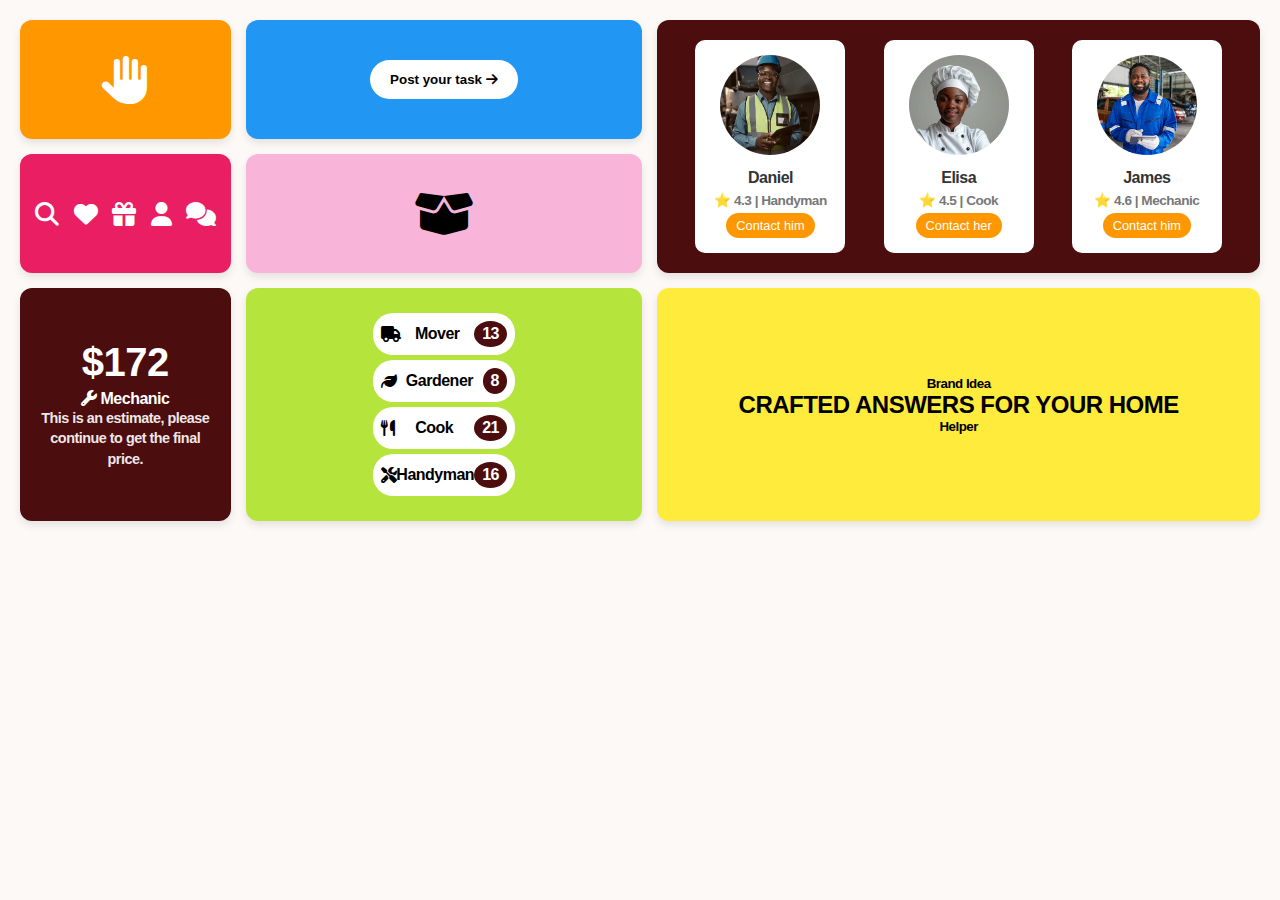
<file: index.html>
<!DOCTYPE html>
<html lang="en">

<head>
    <meta charset="UTF-8">
    <meta name="viewport" content="width=device-width, initial-scale=1.0">
    <title>Grid Test</title>
    <link rel="stylesheet" href="style.css">

    <link rel="stylesheet" href="https://cdnjs.cloudflare.com/ajax/libs/font-awesome/6.4.0/css/all.min.css">

</head>

<body>
    <div class="container">

        <div class="card items1">
            <i class="fa-solid fa-hand"></i>
        </div>

        <div class="card items2">
            <button class="task-btn">Post your task <i class="fa-solid fa-arrow-right"></i></button>
        </div>

      
        <div class="card items3 profiles">
            <div class="profile">
                <img src="Worker3.0.webp"
                    alt="Daniel">
                <h3>Daniel</h3>
                <p>⭐ 4.3 | Handyman</p>
                <button class="contact-btn">Contact him</button>
            </div>
            <div class="profile">
                <img src="femalecook.jpg"
                    alt="Elisa">
                <h3>Elisa</h3>
                <p>⭐ 4.5 | Cook</p>
                <button class="contact-btn">Contact her</button>
            </div>
            <div class="profile">
                <img src="mechanic.jpeg"
                    alt="James">
                <h3>James</h3>
                <p>⭐ 4.6 | Mechanic</p>
                <button class="contact-btn">Contact him</button>
            </div>
        </div>

        <div class="card items4">
            <div class="icon-list">
                <i class="fa-solid fa-magnifying-glass"></i>
                <i class="fa-solid fa-heart"></i>
                <i class="fa-solid fa-gift"></i>
                <i class="fa-solid fa-user"></i>
                <i class="fa-solid fa-comments"></i>
            </div>
        </div>

        <div class="card items5">
            <i class="fa-solid fa-box-open fa-3x"></i>
        </div>


        <div class="card items6">
            <h1>$172</h1>
            <p class="role"><i class="fa-solid fa-wrench"></i> Mechanic</p>
            <small>This is an estimate, please continue to get the final price.</small>
        </div>

        <div class="card items7">
            <ul class="service-list">
                <li><i class="fa-solid fa-truck"></i> Mover <span>13</span></li>
                <li><i class="fa-solid fa-leaf"></i> Gardener <span>8</span></li>
                <li><i class="fa-solid fa-utensils"></i> Cook <span>21</span></li>
                <li><i class="fa-solid fa-screwdriver-wrench"></i> Handyman <span>16</span></li>
            </ul>
        </div>

        <div class="card items8">
            <small>Brand Idea</small>
            <h2>CRAFTED ANSWERS FOR YOUR HOME</h2>
            <small>Helper</small>
        </div>

    </div>
</body>

</html>
</file>
<file: style.css>
* {
    margin: 0;
    padding: 0;
    box-sizing: border-box;
}

body {
    font-family: Arial, Helvetica, sans-serif;
    font-weight: 700;
    letter-spacing: -0.5px;
    background: #fdf9f6;
    padding: 20px;
}

.container {
    display: grid;
    grid-template-columns: repeat(6, 1fr);
    grid-template-rows: auto auto auto;
    gap: 15px;
    grid-template-areas:
        "i1 i2 i2 i3 i3 i3"
        "i4 i5 i5 i3 i3 i3"
        "i6 i7 i7 i8 i8 i8";
}

.card {
    background: white;
    border-radius: 12px;
    padding: 20px;
    box-shadow: 0 4px 8px rgba(0, 0, 0, 0.1);
    display: flex;
    align-items: center;
    justify-content: center;
    flex-direction: column;
    text-align: center;
}

.items1 {
    grid-area: i1;
    background: #ff9800;
    color: white;
    font-size: 3rem;
}

.items2 {
    grid-area: i2;
    background: #2196f3;
}

.items3 {
    grid-area: i3;
    background: #4b0d0d;
    color: white;
    display: flex;
    flex-direction: row;
    justify-content: space-evenly;
    align-items: center;
    gap: 20px;
    padding: 20px;
    flex-wrap: nowrap;
    overflow-x: auto;
}

.profile {
    background: white;
    border-radius: 10px;
    padding: 15px;
    text-align: center;
    width: 150px;
    flex-shrink: 0;
}

.profile img {
    width: 100px;
    height: 100px;
    border-radius: 50%;
    object-fit: cover;
    margin-bottom: 10px;
}

.profile h3 {
    font-size: 1rem;
    margin-bottom: 5px;
    color: #333;
}

.profile p {
    font-size: 0.85rem;
    color: #777;
}

.items4 {
    grid-area: i4;
    background: #e91e63;
    color: white;
    display: flex;
    justify-content: space-around; 
    align-items: center;
    gap: 20px;
    padding: 15px;
}

.items4 .icon-list {
    display: flex;
    flex-direction: row;
    gap: 15px;
}

.items5 {
    grid-area: i5;
    background: #f8b4d9;
}

.items6 {
    grid-area: i6;
    background: #4b0d0d;
    color: white;
    display: flex;
    flex-direction: column;    
    justify-content: center;   
    align-items: center;    
    text-align: center;       
    padding: 20px;
}

.items6 h1 {
    font-size: 2.5rem;
    margin-bottom: 5px;
}

.items6 small {
    font-size: 0.9rem;
    display: block;
    line-height: 1.4;
    opacity: 0.9;
}

.items7 {
    grid-area: i7;
    background: #b5e43c;
    text-align: left;
}

.items8 {
    grid-area: i8;
    background: #ffeb3b;
    text-align: center;
}

.task-btn {
    background: white;
    border: none;
    padding: 12px 20px;
    border-radius: 25px;
    font-weight: bold;
    cursor: pointer;
}

.contact-btn {
    background: #ff9800;
    border: none;
    padding: 5px 10px;
    border-radius: 20px;
    margin-top: 5px;
    color: white;
    font-size: 0.8rem;
}

.icon-list {
    font-size: 1.5rem;
}

.items6 h1 {
    font-size: 2.5rem;
}

.service-list {
    list-style: none;
}

.service-list li {
    background: white;
    padding: 8px;
    border-radius: 20px;
    margin: 5px 0;
    display: flex;
    justify-content: space-between;
    align-items: center;
}

.service-list span {
    background: #4b0d0d;
    color: white;
    border-radius: 50%;
    padding: 4px 8px;
}

.items8 h2 {
    font-size: 1.5rem;
    font-weight: bold;
}
@media (max-width: 768px) {
    .container {
        display: flex;
        flex-direction: column;
        gap: 15px;
    }

    .items3 {
        flex-wrap: wrap;
        justify-content: center;
        overflow-x: auto;
    }

    .items4 .icon-list {
        flex-wrap: wrap;
        justify-content: center;
    }

    .items6 h1 {
        font-size: 2rem;
    }

    .profile {
        width: 100%;
        max-width: 200px;
        margin: 0 auto;
    }

    .service-list li {
        flex-direction: column;
        align-items: flex-start;
    }

    .task-btn,
    .contact-btn {
        width: 100%;
        text-align: center;
    }
}

@media (max-width: 480px) {
    body {
        padding: 10px;
    }

    .items6 h1 {
        font-size: 1.7rem;
    }

    .items8 h2 {
        font-size: 1.2rem;
    }

    .profile img {
        width: 80px;
        height: 80px;
    }
}
</file>
